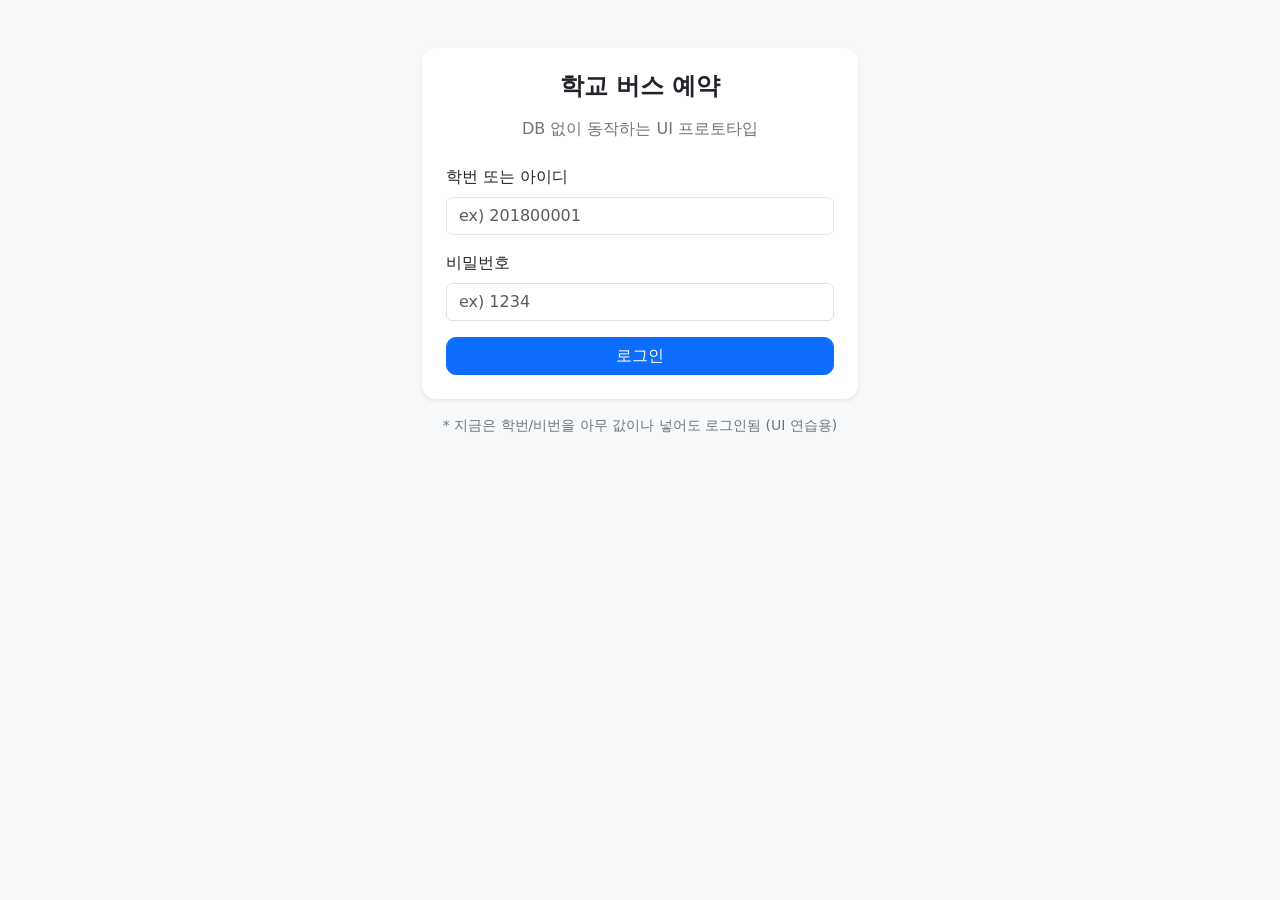
<file: index.html>
<!doctype html>
<html lang="ko">
  <head>
    <meta charset="utf-8" />
    <meta name="viewport" content="width=device-width, initial-scale=1" />
    <title>Bus Reservation UI (Prototype)</title>
    <link href="https://cdn.jsdelivr.net/npm/bootstrap@5.3.2/dist/css/bootstrap.min.css" rel="stylesheet">
    <link href="assets/style.css" rel="stylesheet">
  </head>
  <body class="bg-light">
    <div class="container py-5" style="max-width:460px;">
      <div class="card shadow-sm border-0">
        <div class="card-body p-4">
          <h1 class="h4 fw-bold mb-3 text-center">학교 버스 예약</h1>
          <p class="text-secondary text-center mb-4">DB 없이 동작하는 UI 프로토타입</p>
          <form onsubmit="return App.login(event)">
            <div class="mb-3">
              <label class="form-label">학번 또는 아이디</label>
              <input type="text" class="form-control" id="userId" required placeholder="ex) 201800001">
            </div>
            <div class="mb-3">
              <label class="form-label">비밀번호</label>
              <input type="password" class="form-control" id="userPw" required placeholder="ex) 1234">
            </div>
            <button class="btn btn-primary w-100">로그인</button>
          </form>
        </div>
      </div>
      <p class="text-center mt-3 small text-secondary">* 지금은 학번/비번을 아무 값이나 넣어도 로그인됨 (UI 연습용)</p>
    </div>
    <script src="https://cdn.jsdelivr.net/npm/bootstrap@5.3.2/dist/js/bootstrap.bundle.min.js"></script>
    <script src="assets/app.js"></script>
  </body>
</html>
</file>
<file: assets/style.css>
:root { --brand:#0d6efd; }
body { font-family: system-ui, -apple-system, 'Segoe UI', Roboto, 'Noto Sans KR', Arial, sans-serif; }
.card { border-radius: 14px; }
.btn { border-radius: 10px; }
.badge-seat { font-weight: 600; }
.table td, .table th { vertical-align: middle; }
</file>
